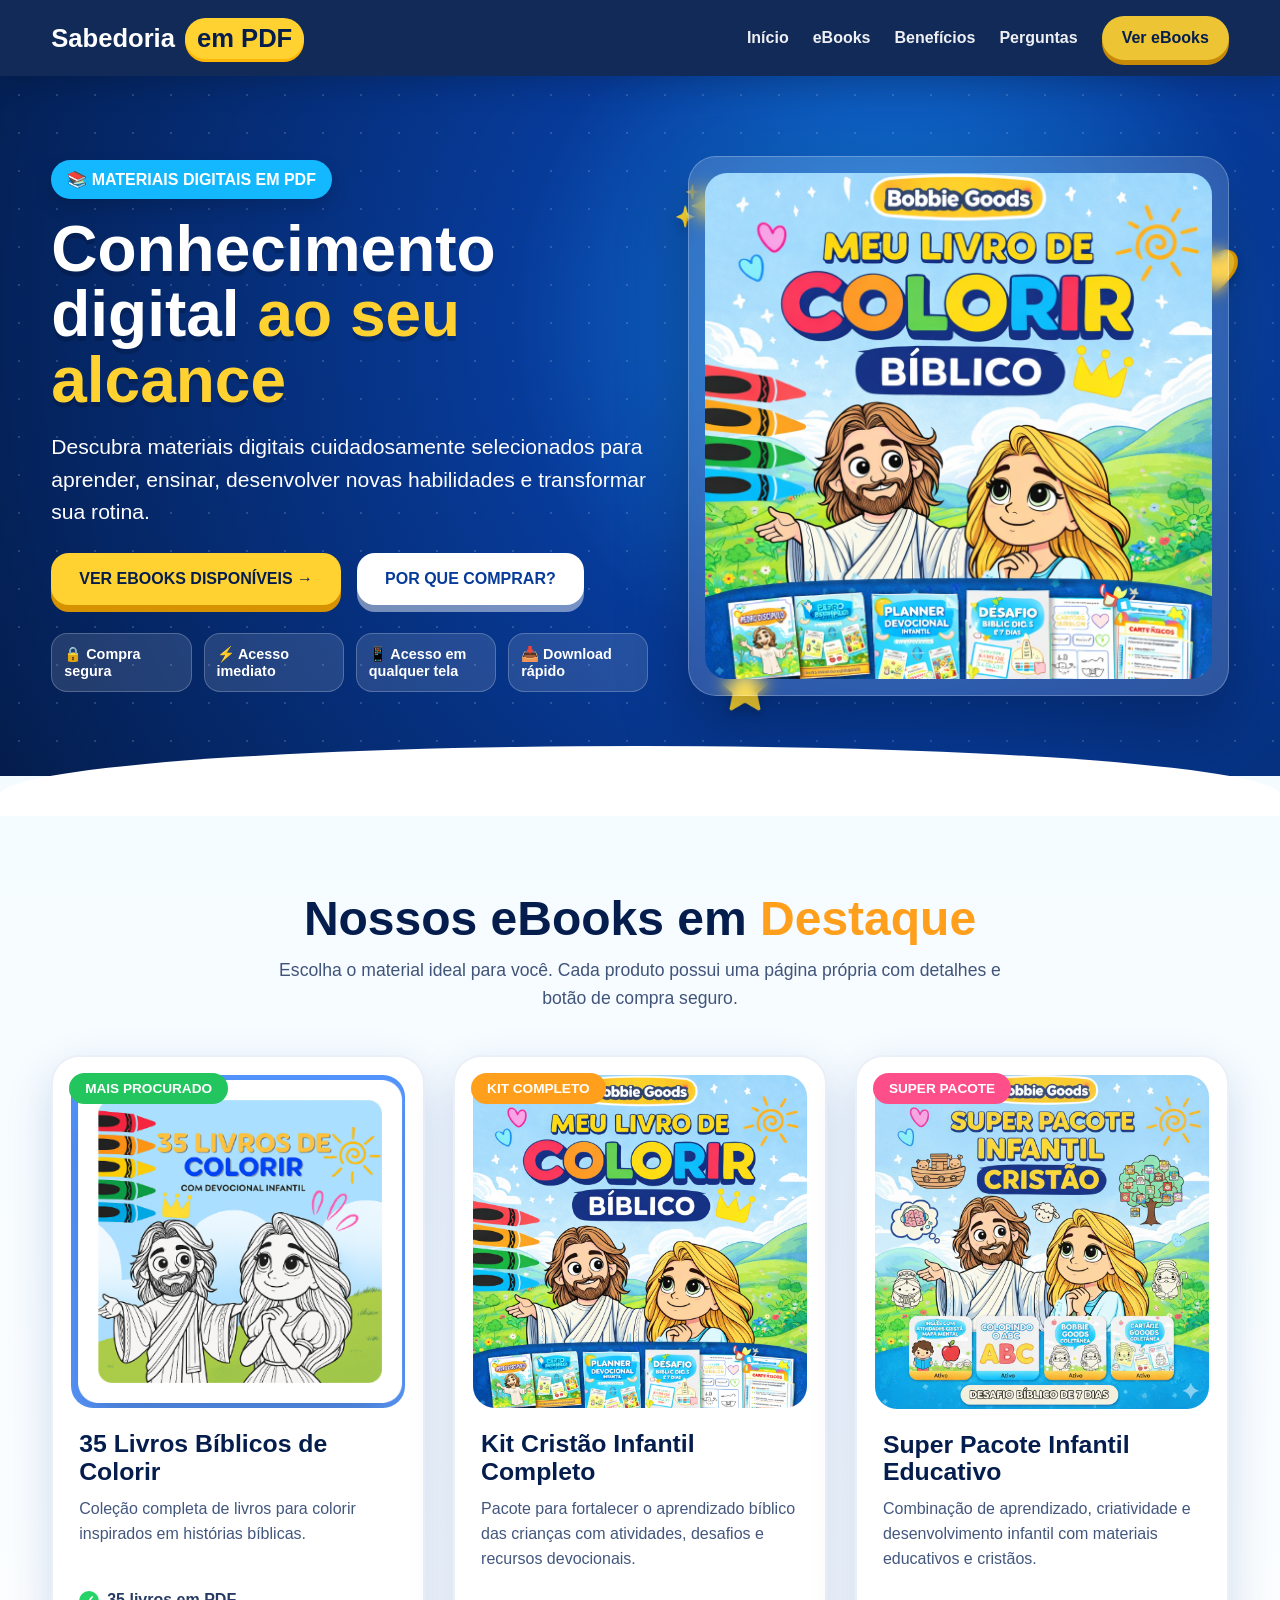
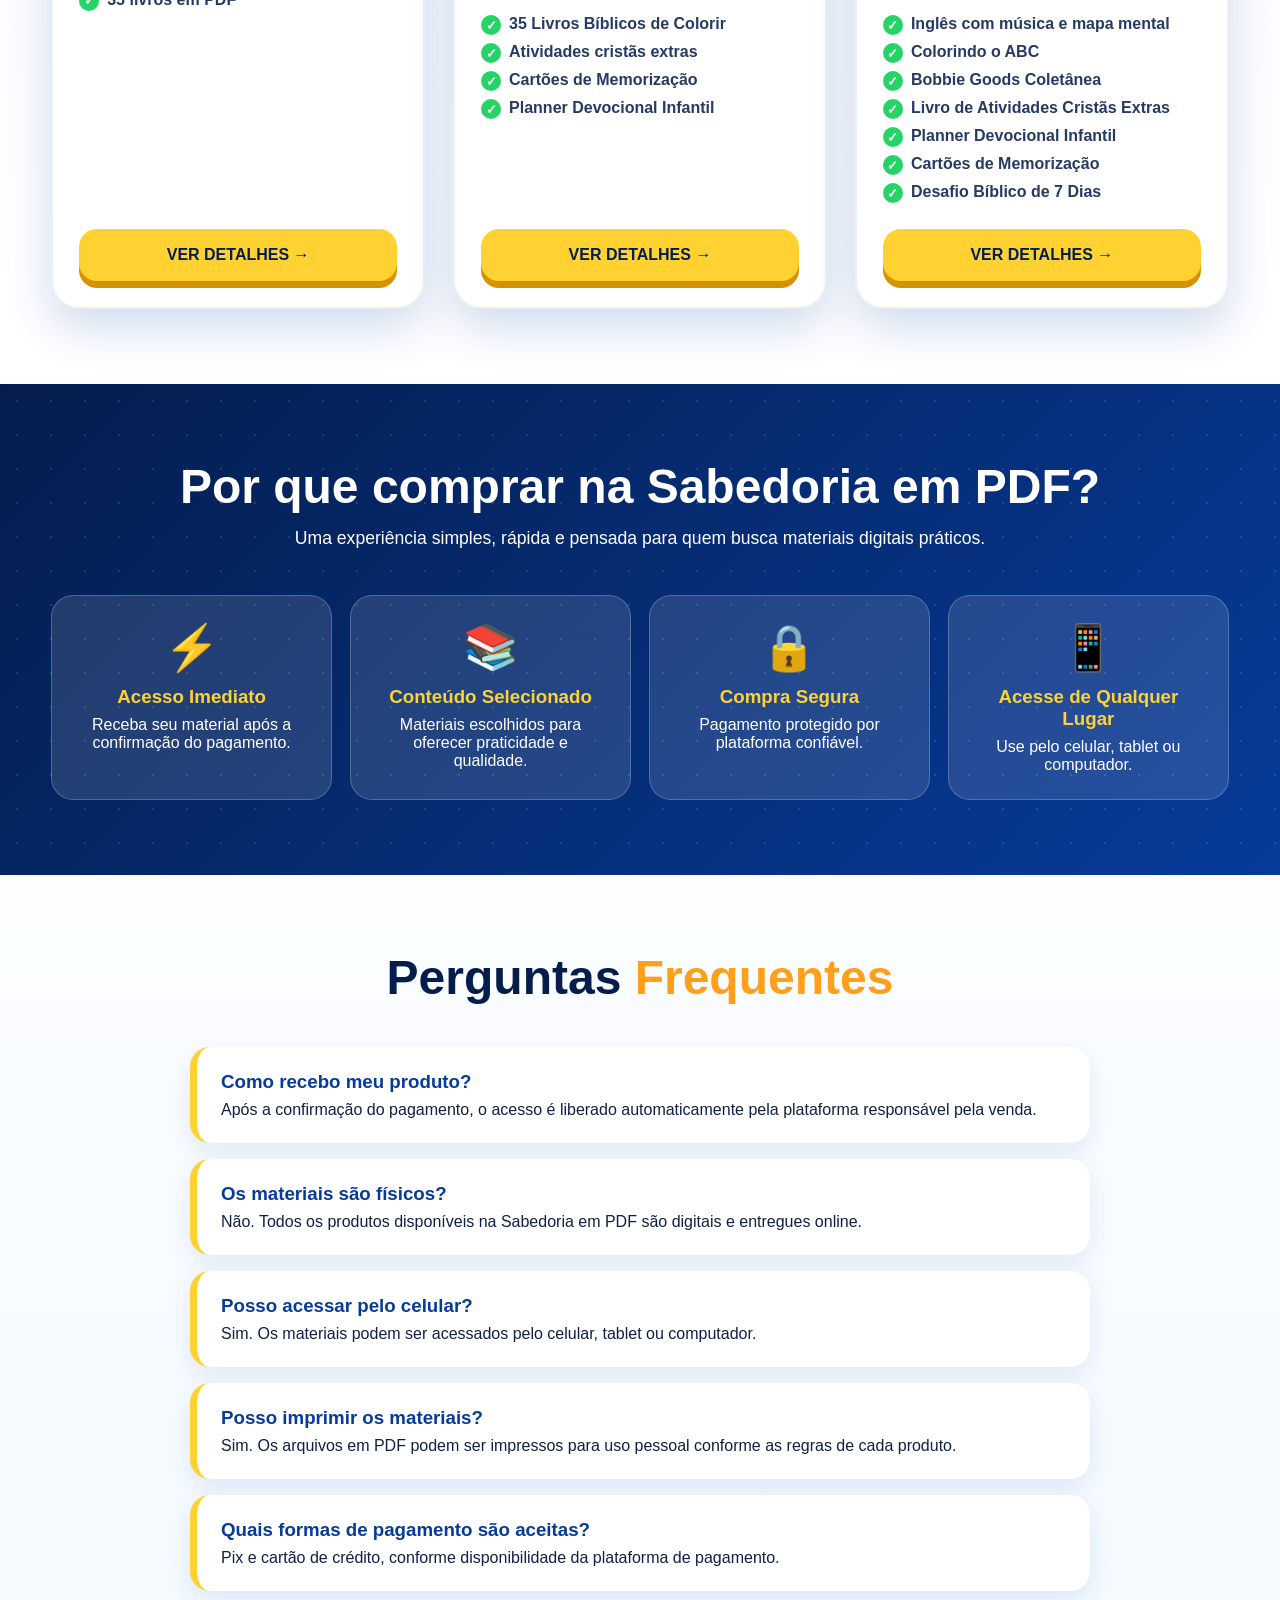
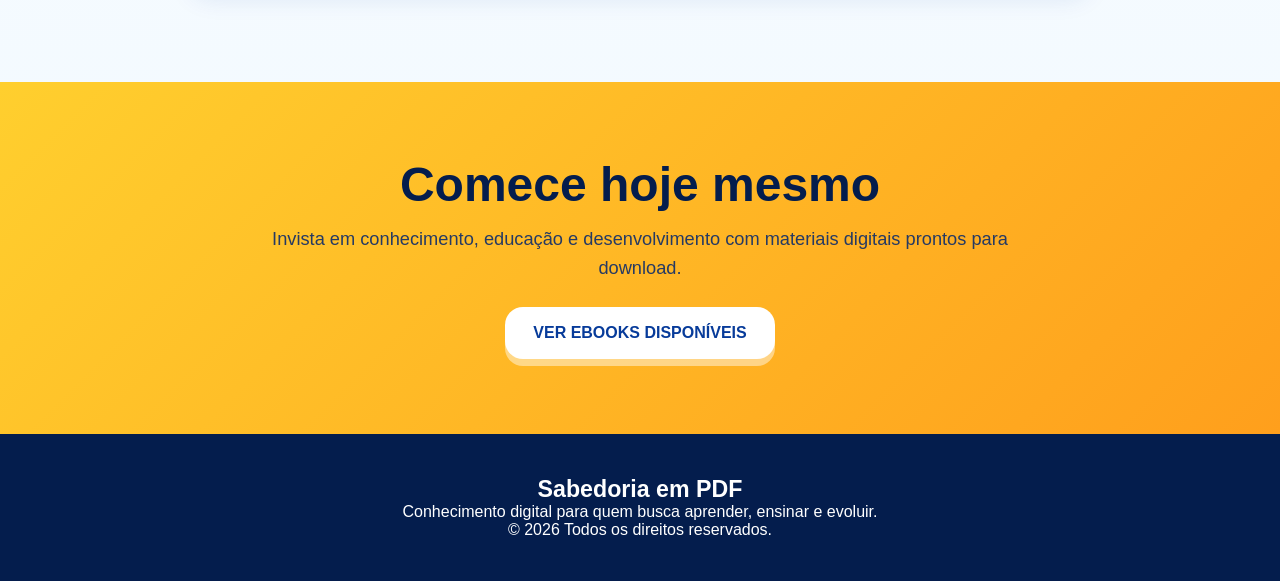
<file: index.html>
<!DOCTYPE html>
<html lang="pt-BR">
<head>
<meta charset="UTF-8">
<meta name="viewport" content="width=device-width, initial-scale=1.0">
<title>Sabedoria em PDF | eBooks Digitais</title>
<link rel="stylesheet" href="style.css">

<!-- Google tag (gtag.js) -->
<script async src="https://www.googletagmanager.com/gtag/js?id=AW-18219930544"></script>
<script>
  window.dataLayer = window.dataLayer || [];
  function gtag(){dataLayer.push(arguments);}
  gtag('js', new Date());

  gtag('config', 'AW-18219930544');
</script>

</head>
<body>
<header class="topbar">
  <div class="container nav">
    <a class="logo" href="index.html">Sabedoria <span>em PDF</span></a>
    <nav class="menu">
      <a href="#inicio">Início</a><a href="#produtos">eBooks</a><a href="#beneficios">Benefícios</a><a href="#faq">Perguntas</a>
      <a class="btn-top" href="#produtos">Ver eBooks</a>
    </nav>
  </div>
</header>

<section class="hero" id="inicio">
  <div class="container hero-wrap">
    <div>
      <div class="tag">📚 MATERIAIS DIGITAIS EM PDF</div>
      <h1>Conhecimento digital <strong>ao seu alcance</strong></h1>
      <p>Descubra materiais digitais cuidadosamente selecionados para aprender, ensinar, desenvolver novas habilidades e transformar sua rotina.</p>
      <div class="hero-actions">
        <a class="btn" href="#produtos">VER EBOOKS DISPONÍVEIS →</a>
        <a class="btn btn-sec" href="#beneficios">POR QUE COMPRAR?</a>
      </div>
      <div class="trust-mini">
        <div>🔒 Compra segura</div><div>⚡ Acesso imediato</div><div>📱 Acesso em qualquer tela</div><div>📥 Download rápido</div>
      </div>
    </div>
    <div class="hero-showcase">
      <span class="spark s1">✨</span><span class="spark s2">💛</span><span class="spark s3">⭐</span>
      <div class="hero-card"><img src="img/produto-kit-cristao.png" alt="Materiais digitais em PDF"></div>
    </div>
  </div>
</section>
<div class="wave"></div>

<section class="section" id="produtos">
  <div class="container">
    <div class="title">
      <h2>Nossos eBooks em <span>Destaque</span></h2>
      <p>Escolha o material ideal para você. Cada produto possui uma página própria com detalhes e botão de compra seguro.</p>
    </div>
    <div class="products-grid">
      <article class="product-card">
        <span class="label">MAIS PROCURADO</span>
        <a class="product-img" href="produto1.html"><img src="img/produto-35-livros.png" alt="35 Livros Bíblicos de Colorir"></a>
        <div class="product-content">
          <h3>35 Livros Bíblicos de Colorir</h3>
          <p>Coleção completa de livros para colorir inspirados em histórias bíblicas.</p>
          <ul class="checklist"><li>35 livros em PDF</li></ul>
          <a class="btn card-btn" href="produto1.html">VER DETALHES →</a>
        </div>
      </article>
      <article class="product-card">
        <span class="label orange">KIT COMPLETO</span>
        <a class="product-img" href="produto2.html"><img src="img/produto-kit-cristao.png" alt="Kit Cristão Infantil Completo"></a>
        <div class="product-content">
          <h3>Kit Cristão Infantil Completo</h3>
          <p>Pacote para fortalecer o aprendizado bíblico das crianças com atividades, desafios e recursos devocionais.</p>
          <ul class="checklist"><li>35 Livros Bíblicos de Colorir</li><li>Atividades cristãs extras</li><li>Cartões de Memorização</li> <li>Planner Devocional Infantil</li></ul>
          <a class="btn card-btn" href="produto2.html">VER DETALHES →</a>
        </div>
      </article>
      <article class="product-card">
        <span class="label pink">SUPER PACOTE</span>
        <a class="product-img" href="produto3.html"><img src="img/produto-super-pacote.jpg" alt="Super Pacote Infantil Educativo"></a>
        <div class="product-content">
          <h3>Super Pacote Infantil Educativo</h3>
          <p>Combinação de aprendizado, criatividade e desenvolvimento infantil com materiais educativos e cristãos.</p>
          <ul class="checklist"><li>Inglês com música e mapa mental</li><li>Colorindo o ABC</li><li>Bobbie Goods Coletânea</li> <li>Livro de Atividades Cristãs Extras</li><li>Planner Devocional Infantil</li> <li>Cartões de Memorização</li> <li>Desafio Bíblico de 7 Dias</li></ul>
          <a class="btn card-btn" href="produto3.html">VER DETALHES →</a>
        </div>
      </article>
    </div>
  </div>
</section>

<section class="section benefits" id="beneficios">
  <div class="container">
    <div class="title"><h2>Por que comprar na Sabedoria em PDF?</h2><p>Uma experiência simples, rápida e pensada para quem busca materiais digitais práticos.</p></div>
    <div class="benefit-grid">
      <div class="benefit"><div class="icon">⚡</div><h3>Acesso Imediato</h3><p>Receba seu material após a confirmação do pagamento.</p></div>
      <div class="benefit"><div class="icon">📚</div><h3>Conteúdo Selecionado</h3><p>Materiais escolhidos para oferecer praticidade e qualidade.</p></div>
      <div class="benefit"><div class="icon">🔒</div><h3>Compra Segura</h3><p>Pagamento protegido por plataforma confiável.</p></div>
      <div class="benefit"><div class="icon">📱</div><h3>Acesse de Qualquer Lugar</h3><p>Use pelo celular, tablet ou computador.</p></div>
    </div>
  </div>
</section>

<section class="section" id="faq">
  <div class="container">
    <div class="title"><h2>Perguntas <span>Frequentes</span></h2></div>
    <div class="faq">
      <div class="faq-item"><h3>Como recebo meu produto?</h3><p>Após a confirmação do pagamento, o acesso é liberado automaticamente pela plataforma responsável pela venda.</p></div>
      <div class="faq-item"><h3>Os materiais são físicos?</h3><p>Não. Todos os produtos disponíveis na Sabedoria em PDF são digitais e entregues online.</p></div>
      <div class="faq-item"><h3>Posso acessar pelo celular?</h3><p>Sim. Os materiais podem ser acessados pelo celular, tablet ou computador.</p></div>
      <div class="faq-item"><h3>Posso imprimir os materiais?</h3><p>Sim. Os arquivos em PDF podem ser impressos para uso pessoal conforme as regras de cada produto.</p></div>
      <div class="faq-item"><h3>Quais formas de pagamento são aceitas?</h3><p>Pix e cartão de crédito, conforme disponibilidade da plataforma de pagamento.</p></div>
    </div>
  </div>
</section>

<section class="section cta">
  <div class="container"><h2>Comece hoje mesmo</h2><p>Invista em conhecimento, educação e desenvolvimento com materiais digitais prontos para download.</p><a class="btn btn-sec" href="#produtos">VER EBOOKS DISPONÍVEIS</a></div>
</section>
<footer class="footer"><div class="container"><strong>Sabedoria em PDF</strong><p>Conhecimento digital para quem busca aprender, ensinar e evoluir.</p><p>© 2026 Todos os direitos reservados.</p></div></footer>
</body>
</html>
</file>
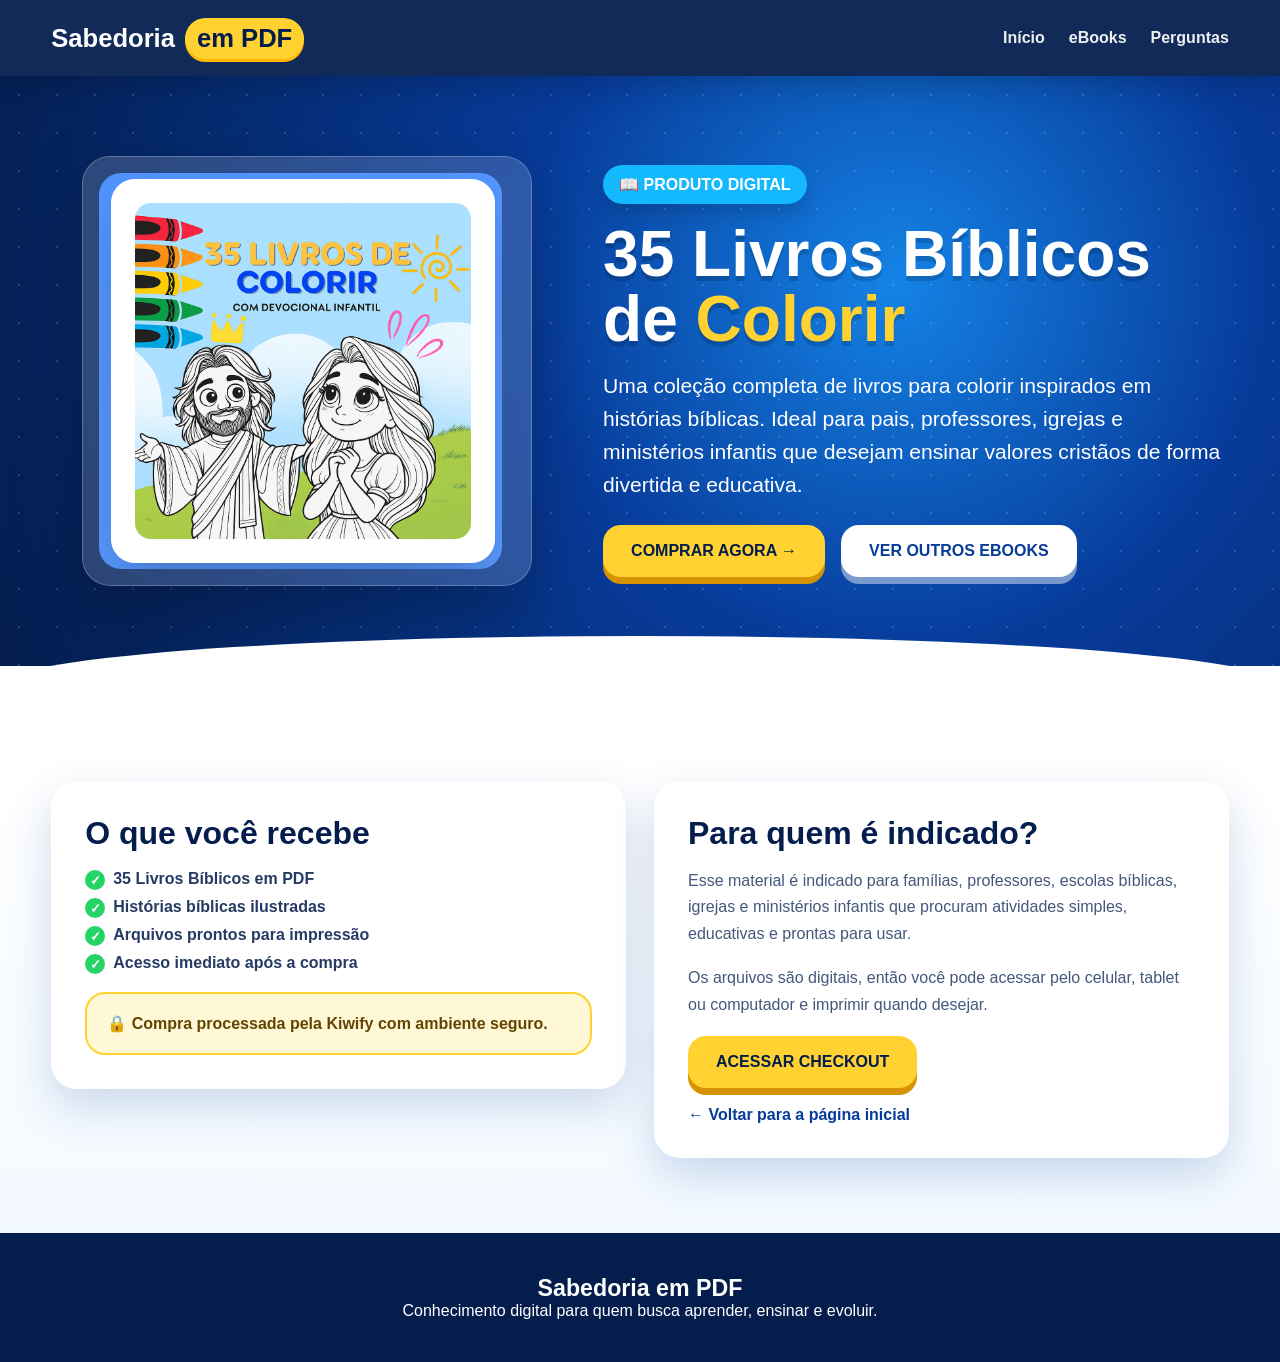
<file: Colorir.html>
<!DOCTYPE html>
<html lang="pt-BR">
    <head>
        <meta charset="UTF-8">
        <meta name="viewport" content="width=device-width, initial-scale=1.0">
        <title>35 Livros Bíblicos de Colorir | Sabedoria em PDF</title>
        <link rel="stylesheet" href="style.css">

<!-- Google tag (gtag.js) -->
<script async src="https://www.googletagmanager.com/gtag/js?id=AW-18219930544"></script>
<script>
  window.dataLayer = window.dataLayer || [];
  function gtag(){dataLayer.push(arguments);}
  gtag('js', new Date());

  gtag('config', 'AW-18219930544');
</script>

</head>
<body class="product-page">
<header class="topbar"><div class="container nav"><a class="logo" href="index.html">Sabedoria <span>em PDF</span></a><nav class="menu"><a href="index.html">Início</a><a href="index.html#produtos">eBooks</a><a href="index.html#faq">Perguntas</a></nav></div></header>
<section class="hero"><div class="container hero-wrap"><div class="hero-showcase"><div class="hero-card"><img src="img/produto-35-livros.png" alt="35 Livros Bíblicos de Colorir"></div></div><div><div class="tag">📖 PRODUTO DIGITAL</div><h1>35 Livros Bíblicos de <strong>Colorir</strong></h1><p>Uma coleção completa de livros para colorir inspirados em histórias bíblicas. Ideal para pais, professores, igrejas e ministérios infantis que desejam ensinar valores cristãos de forma divertida e educativa.</p><div class="hero-actions"><a class="btn" target="_blank" href="https://pay.kiwify.com.br/Tq3BulV?afid=9GrXIo6b">COMPRAR AGORA →</a><a class="btn btn-sec" href="index.html#produtos">VER OUTROS EBOOKS</a></div></div></div></section><div class="wave"></div>
<section class="section"><div class="container details"><div class="detail-box"><h2>O que você recebe</h2><ul class="checklist"><li>35 Livros Bíblicos em PDF</li><li>Histórias bíblicas ilustradas</li><li>Arquivos prontos para impressão</li><li>Acesso imediato após a compra</li></ul><div class="notice">🔒 Compra processada pela Kiwify com ambiente seguro.</div></div><div class="detail-box"><h2>Para quem é indicado?</h2><p>Esse material é indicado para famílias, professores, escolas bíblicas, igrejas e ministérios infantis que procuram atividades simples, educativas e prontas para usar.</p><p>Os arquivos são digitais, então você pode acessar pelo celular, tablet ou computador e imprimir quando desejar.</p><a class="btn" target="_blank" href="https://pay.kiwify.com.br/Tq3BulV?afid=9GrXIo6b">ACESSAR CHECKOUT</a><br><a class="back" href="index.html">← Voltar para a página inicial</a></div></div></section>
<footer class="footer"><div class="container"><strong>Sabedoria em PDF</strong><p>Conhecimento digital para quem busca aprender, ensinar e evoluir.</p></div></footer></body></html>
</file>
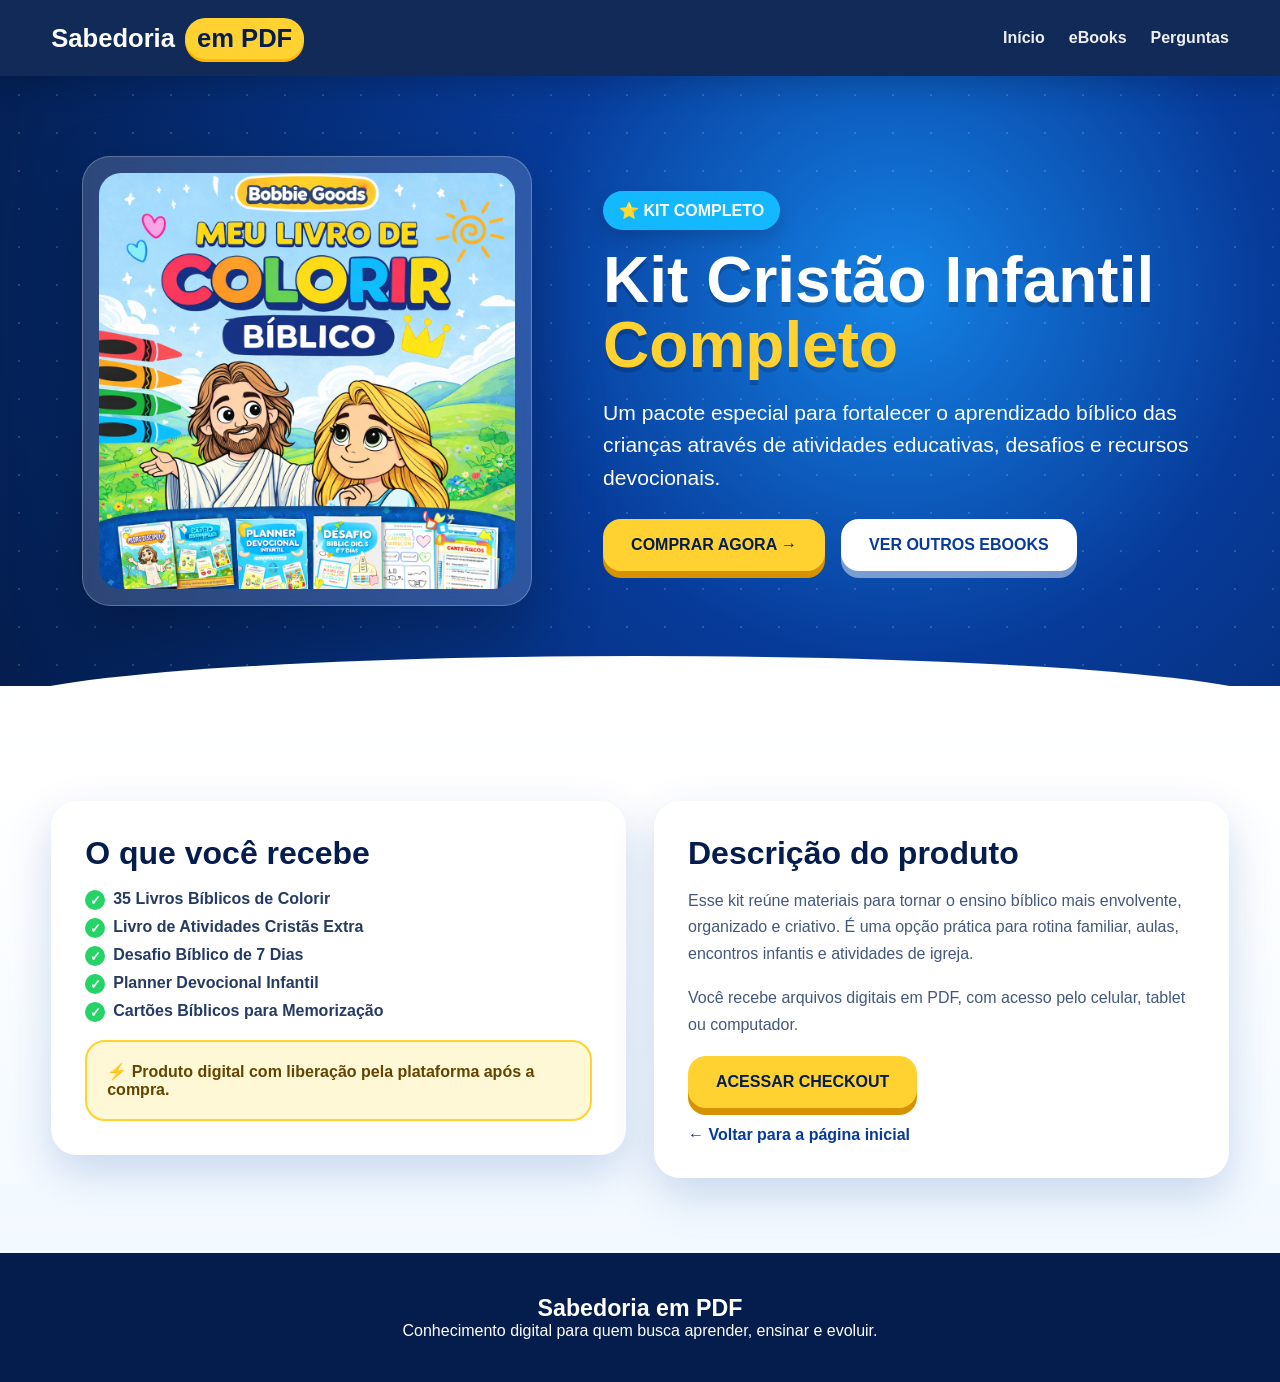
<file: Kit Cristão Infantil Completo.html>
<!DOCTYPE html>
<html lang="pt-BR">
    <head>
        <meta charset="UTF-8">
        <meta name="viewport" content="width=device-width, initial-scale=1.0">
        <title>Kit Cristão Infantil Completo | Sabedoria em PDF</title>
        <link rel="stylesheet" href="style.css">

<!-- Google tag (gtag.js) -->
<script async src="https://www.googletagmanager.com/gtag/js?id=AW-18219930544"></script>
<script>
  window.dataLayer = window.dataLayer || [];
  function gtag(){dataLayer.push(arguments);}
  gtag('js', new Date());

  gtag('config', 'AW-18219930544');
</script>


    </head>
    
    <body class="product-page">
<header class="topbar"><div class="container nav"><a class="logo" href="index.html">Sabedoria <span>em PDF</span></a><nav class="menu"><a href="index.html">Início</a><a href="index.html#produtos">eBooks</a><a href="index.html#faq">Perguntas</a></nav></div></header>
<section class="hero"><div class="container hero-wrap"><div class="hero-showcase"><div class="hero-card"><img src="img/produto-kit-cristao.png" alt="Kit Cristão Infantil Completo"></div></div><div><div class="tag">⭐ KIT COMPLETO</div><h1>Kit Cristão Infantil <strong>Completo</strong></h1><p>Um pacote especial para fortalecer o aprendizado bíblico das crianças através de atividades educativas, desafios e recursos devocionais.</p><div class="hero-actions"><a class="btn" target="_blank" href="https://pay.kiwify.com.br/7785nzh?afid=QFrmmrNp">COMPRAR AGORA →</a><a class="btn btn-sec" href="index.html#produtos">VER OUTROS EBOOKS</a></div></div></div></section><div class="wave"></div>
<section class="section"><div class="container details"><div class="detail-box"><h2>O que você recebe</h2><ul class="checklist"><li>35 Livros Bíblicos de Colorir</li><li>Livro de Atividades Cristãs Extra</li><li>Desafio Bíblico de 7 Dias</li><li>Planner Devocional Infantil</li><li>Cartões Bíblicos para Memorização</li></ul><div class="notice">⚡ Produto digital com liberação pela plataforma após a compra.</div></div><div class="detail-box"><h2>Descrição do produto</h2><p>Esse kit reúne materiais para tornar o ensino bíblico mais envolvente, organizado e criativo. É uma opção prática para rotina familiar, aulas, encontros infantis e atividades de igreja.</p><p>Você recebe arquivos digitais em PDF, com acesso pelo celular, tablet ou computador.</p><a class="btn" target="_blank" href="https://pay.kiwify.com.br/7785nzh?afid=QFrmmrNp">ACESSAR CHECKOUT</a><br><a class="back" href="index.html">← Voltar para a página inicial</a></div></div></section>
<footer class="footer"><div class="container"><strong>Sabedoria em PDF</strong><p>Conhecimento digital para quem busca aprender, ensinar e evoluir.</p></div></footer></body></html>
</file>
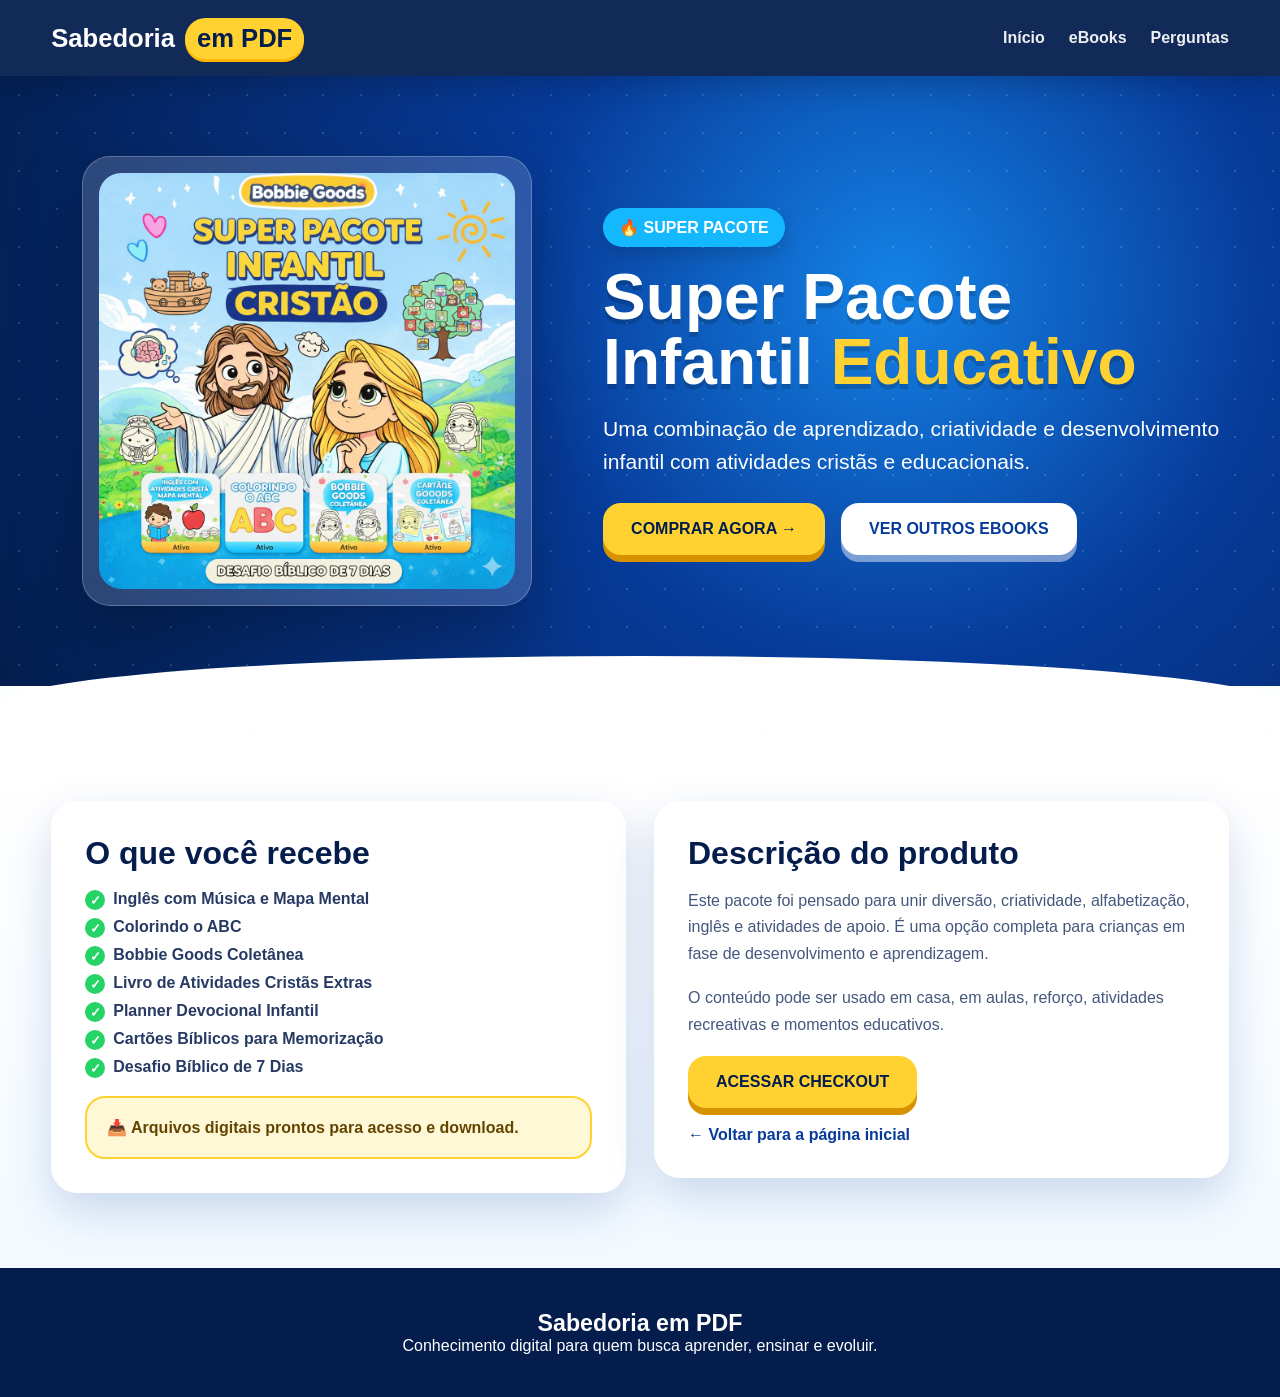
<file: produto3.html>
<!DOCTYPE html>
<html lang="pt-BR">
    <head>
        <meta charset="UTF-8">
        <meta name="viewport" content="width=device-width, initial-scale=1.0">
        <title>Super Pacote Infantil Educativo | Sabedoria em PDF</title>
        <link rel="stylesheet" href="style.css">

<!-- Google tag (gtag.js) -->
<script async src="https://www.googletagmanager.com/gtag/js?id=AW-18219930544"></script>
<script>
  window.dataLayer = window.dataLayer || [];
  function gtag(){dataLayer.push(arguments);}
  gtag('js', new Date());

  gtag('config', 'AW-18219930544');
</script>


    </head>
        <body class="product-page">
<header class="topbar"><div class="container nav"><a class="logo" href="index.html">Sabedoria <span>em PDF</span></a><nav class="menu"><a href="index.html">Início</a><a href="index.html#produtos">eBooks</a><a href="index.html#faq">Perguntas</a></nav></div></header>
<section class="hero"><div class="container hero-wrap"><div class="hero-showcase"><div class="hero-card"><img src="img/produto-super-pacote.jpg" alt="Super Pacote Infantil Educativo"></div></div><div><div class="tag">🔥 SUPER PACOTE</div><h1>Super Pacote Infantil <strong>Educativo</strong></h1><p>Uma combinação de aprendizado, criatividade e desenvolvimento infantil com atividades cristãs e educacionais.</p><div class="hero-actions"><a class="btn" target="_blank" href="https://pay.kiwify.com.br/Q95ECAt?afid=p8Q4DBPU">COMPRAR AGORA →</a><a class="btn btn-sec" href="index.html#produtos">VER OUTROS EBOOKS</a></div></div></div></section><div class="wave"></div>
<section class="section"><div class="container details"><div class="detail-box"><h2>O que você recebe</h2><ul class="checklist"><li>Inglês com Música e Mapa Mental</li><li>Colorindo o ABC</li><li>Bobbie Goods Coletânea</li><li>Livro de Atividades Cristãs Extras</li><li>Planner Devocional Infantil</li><li>Cartões Bíblicos para Memorização</li><li>Desafio Bíblico de 7 Dias</li></ul><div class="notice">📥 Arquivos digitais prontos para acesso e download.</div></div><div class="detail-box"><h2>Descrição do produto</h2><p>Este pacote foi pensado para unir diversão, criatividade, alfabetização, inglês e atividades de apoio. É uma opção completa para crianças em fase de desenvolvimento e aprendizagem.</p><p>O conteúdo pode ser usado em casa, em aulas, reforço, atividades recreativas e momentos educativos.</p><a class="btn" target="_blank" href="https://pay.kiwify.com.br/Q95ECAt?afid=p8Q4DBPU">ACESSAR CHECKOUT</a><br><a class="back" href="index.html">← Voltar para a página inicial</a></div></div></section>
<footer class="footer"><div class="container"><strong>Sabedoria em PDF</strong><p>Conhecimento digital para quem busca aprender, ensinar e evoluir.</p></div></footer></body></html>
</file>
<file: style.css>
:root {
  --azul: #073b9a;
  --azul-escuro: #041d4d;
  --azul-claro: #eaf6ff;
  --amarelo: #ffd231;
  --laranja: #ff9f1c;
  --rosa: #ff4f8b;
  --verde: #22c55e;
  --texto: #102044;
  --branco: #ffffff;
  --sombra: 0 18px 45px rgba(7, 59, 154, .18);
}

* {
  margin: 0;
  padding: 0;
  box-sizing: border-box;
  font-family: Arial, Helvetica, sans-serif;
}

html {
  scroll-behavior: smooth;
}

body {
  background: linear-gradient(180deg, #eef9ff 0%, #fff 55%, #eff8ff 100%);
  color: var(--texto);
  overflow-x: hidden;
}

a {
  text-decoration: none;
  color: inherit;
}

img {
  max-width: 100%;
  display: block;
}

.container {
  width: min(1180px, 92%);
  margin: auto;
}

/* TOPO */

.topbar {
  position: sticky;
  top: 0;
  z-index: 99;
  background: rgba(4, 29, 77, .94);
  backdrop-filter: blur(12px);
  box-shadow: 0 8px 30px rgba(0, 0, 0, .18);
}

.nav {
  min-height: 76px;
  display: flex;
  align-items: center;
  justify-content: space-between;
  gap: 18px;
}

.logo {
  display: flex;
  align-items: center;
  gap: 10px;
  font-weight: 900;
  color: #fff;
  font-size: 1.6rem;
}

.logo span {
  background: var(--amarelo);
  color: var(--azul-escuro);
  padding: 6px 12px;
  border-radius: 999px;
  box-shadow: 0 3px 0 #ffb703;
}

.menu {
  display: flex;
  gap: 24px;
  align-items: center;
}

.menu a {
  color: #fff;
  font-weight: 700;
  opacity: .92;
}

.menu a:hover {
  color: var(--amarelo);
}

.btn-top {
  background: var(--amarelo);
  color: var(--azul-escuro) !important;
  padding: 13px 20px;
  border-radius: 999px;
  box-shadow: 0 5px 0 #d69200;
  transition: .25s;
}

.btn-top:hover {
  transform: translateY(-3px);
}

/* HERO */

.hero {
  position: relative;
  background: radial-gradient(circle at 70% 35%, #1483e6 0%, #073b9a 38%, #041d4d 100%);
  color: #fff;
  overflow: hidden;
}

.hero::before {
  content: "";
  position: absolute;
  inset: 0;
  background-image: radial-gradient(#fff 1.2px, transparent 1.2px);
  background-size: 38px 38px;
  opacity: .15;
}

.hero-wrap {
  position: relative;
  display: grid;
  grid-template-columns: 1.05fr .95fr;
  align-items: center;
  gap: 40px;
  padding: 80px 0;
}

.tag {
  display: inline-flex;
  align-items: center;
  gap: 8px;
  background: #14b8ff;
  padding: 10px 16px;
  border-radius: 999px;
  font-weight: 900;
  box-shadow: 0 8px 18px rgba(0, 0, 0, .15);
  margin-bottom: 18px;
}

.hero h1 {
  font-size: clamp(2.2rem, 5vw, 4.7rem);
  line-height: 1.02;
  margin-bottom: 18px;
  text-shadow: 0 5px 0 rgba(0, 0, 0, .16);
}

.hero h1 strong {
  color: var(--amarelo);
}

.hero p {
  font-size: clamp(1.05rem, 2vw, 1.32rem);
  line-height: 1.55;
  max-width: 650px;
  margin-bottom: 24px;
}

.hero-actions {
  display: flex;
  flex-wrap: wrap;
  gap: 16px;
  align-items: center;
}

/* BOTÕES */

.btn {
  display: inline-flex;
  align-items: center;
  justify-content: center;
  gap: 10px;
  background: var(--amarelo);
  color: var(--azul-escuro);
  font-weight: 900;
  padding: 17px 28px;
  border-radius: 18px;
  box-shadow: 0 7px 0 #d69200;
  transition: .25s;
  text-align: center;
}

.btn:hover {
  transform: translateY(-4px) scale(1.02);
}

.btn-sec {
  background: #fff;
  color: var(--azul);
  box-shadow: 0 7px 0 rgba(255, 255, 255, .45);
}

/* MINI BENEFÍCIOS HERO */

.trust-mini {
  display: grid;
  grid-template-columns: repeat(4, 1fr);
  gap: 12px;
  margin-top: 28px;
}

.trust-mini div {
  background: rgba(255, 255, 255, .12);
  border: 1px solid rgba(255, 255, 255, .22);
  border-radius: 16px;
  padding: 12px;
  font-weight: 800;
  font-size: .9rem;
}

/* HERO IMAGE */

.hero-showcase {
  position: relative;
  animation: float 4s ease-in-out infinite;
}

.hero-card {
  background: rgba(255, 255, 255, .16);
  border: 1px solid rgba(255, 255, 255, .24);
  padding: 16px;
  border-radius: 28px;
  box-shadow: 0 30px 70px rgba(0, 0, 0, .28);
  backdrop-filter: blur(8px);
}

.hero-card img {
  border-radius: 22px;
  aspect-ratio: 1 / 1;
  object-fit: cover;
}

.spark {
  position: absolute;
  font-size: 2.7rem;
  filter: drop-shadow(0 5px 5px rgba(0, 0, 0, .2));
  animation: pulse 2s infinite;
}

.spark.s1 {
  left: -15px;
  top: 25px;
}

.spark.s2 {
  right: -12px;
  top: 90px;
}

.spark.s3 {
  left: 30px;
  bottom: -18px;
}

.wave {
  height: 70px;
  background: #fff;
  border-radius: 50% 50% 0 0 / 70% 70% 0 0;
  margin-top: -30px;
  position: relative;
  z-index: 2;
}

/* SEÇÕES */

.section {
  padding: 75px 0;
}

.title {
  text-align: center;
  margin-bottom: 42px;
}

.title h2 {
  font-size: clamp(2rem, 4vw, 3rem);
  color: var(--azul-escuro);
  margin-bottom: 10px;
}

.title h2 span {
  color: var(--laranja);
}

.title p {
  font-size: 1.1rem;
  color: #41547a;
  max-width: 760px;
  margin: auto;
  line-height: 1.6;
}

/* PRODUTOS */

.products-grid {
  display: grid;
  grid-template-columns: repeat(3, 1fr);
  gap: 28px;
  align-items: stretch;
}

.product-card {
  background: #fff;
  border-radius: 28px;
  padding: 18px;
  box-shadow: var(--sombra);
  transition: .3s;
  position: relative;
  overflow: hidden;
  border: 2px solid rgba(7, 59, 154, .08);
  animation: fadeUp .7s both;

  display: flex;
  flex-direction: column;
  height: 100%;
}

.product-card:nth-child(2) {
  animation-delay: .12s;
}

.product-card:nth-child(3) {
  animation-delay: .24s;
}

.product-card:hover {
  transform: translateY(-10px);
  box-shadow: 0 25px 60px rgba(7, 59, 154, .25);
}

.label {
  position: absolute;
  top: 16px;
  left: 16px;
  z-index: 2;
  background: var(--verde);
  color: #fff;
  font-weight: 900;
  padding: 8px 16px;
  border-radius: 999px;
  font-size: .85rem;
}

.label.orange {
  background: var(--laranja);
}

.label.pink {
  background: var(--rosa);
}

.product-img {
  border-radius: 22px;
  overflow: hidden;
  background: #dff5ff;
}

.product-img img {
  width: 100%;
  aspect-ratio: 1 / 1;
  object-fit: cover;
  transition: .45s;
}

.product-card:hover .product-img img {
  transform: scale(1.06);
}

.product-content {
  padding: 22px 8px 8px;

  display: flex;
  flex-direction: column;
  flex: 1;
}

.product-content h3 {
  font-size: 1.55rem;
  line-height: 1.1;
  color: var(--azul-escuro);
  margin-bottom: 12px;
}

.product-content p {
  color: #43577e;
  line-height: 1.55;
  margin-bottom: 16px;
}

.checklist {
  list-style: none;
  margin: 18px 0;
  flex: 1;
}

.checklist li {
  margin: 10px 0;
  padding-left: 28px;
  position: relative;
  font-weight: 700;
  color: #263a63;
}

.checklist li::before {
  content: "✓";
  position: absolute;
  left: 0;
  top: 0;
  background: #25d366;
  color: #fff;
  width: 20px;
  height: 20px;
  border-radius: 50%;
  display: grid;
  place-items: center;
  font-size: .8rem;
}

.card-btn {
  width: 100%;
  margin-top: auto;
}

/* BENEFÍCIOS */

.benefits {
  background: linear-gradient(135deg, #041d4d, #073b9a);
  color: #fff;
  position: relative;
  overflow: hidden;
}

.benefits::before {
  content: "";
  position: absolute;
  inset: 0;
  background-image: radial-gradient(#fff 1px, transparent 1px);
  background-size: 34px 34px;
  opacity: .12;
}

.benefits .container {
  position: relative;
}

.benefits .title h2,
.benefits .title p {
  color: #fff;
}

.benefit-grid {
  display: grid;
  grid-template-columns: repeat(4, 1fr);
  gap: 18px;
}

.benefit {
  background: rgba(255, 255, 255, .12);
  border: 1px solid rgba(255, 255, 255, .22);
  border-radius: 22px;
  padding: 25px;
  text-align: center;
  transition: .25s;
}

.benefit:hover {
  transform: translateY(-7px);
  background: rgba(255, 255, 255, .18);
}

.benefit .icon {
  font-size: 2.8rem;
  margin-bottom: 12px;
}

.benefit h3 {
  color: var(--amarelo);
  margin-bottom: 8px;
}

/* FAQ */

.faq {
  max-width: 900px;
  margin: auto;
}

.faq-item {
  background: #fff;
  border-radius: 20px;
  margin-bottom: 16px;
  padding: 24px;
  box-shadow: 0 8px 25px rgba(7, 59, 154, .10);
  border-left: 7px solid var(--amarelo);
}

.faq-item h3 {
  color: var(--azul);
  margin-bottom: 8px;
}

/* CTA */

.cta {
  background: linear-gradient(135deg, #ffcf2e, #ff9f1c);
  text-align: center;
}

.cta h2 {
  font-size: clamp(2rem, 4vw, 3rem);
  color: var(--azul-escuro);
  margin-bottom: 12px;
}

.cta p {
  max-width: 780px;
  margin: 0 auto 25px;
  color: #263a63;
  font-size: 1.14rem;
  line-height: 1.6;
}

/* FOOTER */

.footer {
  background: #041d4d;
  color: #fff;
  padding: 42px 0;
  text-align: center;
}

.footer strong {
  font-size: 1.45rem;
}

/* WHATSAPP */

.whats {
  position: fixed;
  right: 18px;
  bottom: 18px;
  background: #25d366;
  color: #fff;
  font-weight: 900;
  padding: 15px 19px;
  border-radius: 999px;
  box-shadow: 0 10px 30px rgba(0, 0, 0, .25);
  z-index: 100;
  display: flex;
  gap: 8px;
  align-items: center;
  animation: pulse 2s infinite;
}

/* PÁGINAS DE PRODUTO */

.product-page .hero-wrap {
  grid-template-columns: .9fr 1.1fr;
}

.product-page .hero-card {
  max-width: 450px;
  margin: auto;
}

.details {
  display: grid;
  grid-template-columns: 1fr 1fr;
  gap: 28px;
  align-items: start;
}

.detail-box {
  background: #fff;
  border-radius: 26px;
  padding: 34px;
  box-shadow: var(--sombra);
}

.detail-box h2 {
  font-size: 2rem;
  color: var(--azul-escuro);
  margin-bottom: 16px;
}

.detail-box p {
  line-height: 1.65;
  color: #44577c;
  margin-bottom: 18px;
}

.notice {
  background: #fff8d6;
  border: 2px solid #ffd231;
  border-radius: 20px;
  padding: 20px;
  margin-top: 20px;
  font-weight: 800;
  color: #634400;
}

.back {
  display: inline-flex;
  margin-top: 18px;
  color: var(--azul);
  font-weight: 900;
}

/* ANIMAÇÕES */

@keyframes float {
  0%, 100% {
    transform: translateY(0);
  }

  50% {
    transform: translateY(-14px);
  }
}

@keyframes pulse {
  0%, 100% {
    transform: scale(1);
  }

  50% {
    transform: scale(1.05);
  }
}

@keyframes fadeUp {
  from {
    opacity: 0;
    transform: translateY(25px);
  }

  to {
    opacity: 1;
    transform: translateY(0);
  }
}

/* RESPONSIVO */

@media (max-width: 1000px) {
  .hero-wrap,
  .details {
    grid-template-columns: 1fr;
  }

  .hero-showcase {
    max-width: 560px;
    margin: auto;
  }

  .products-grid,
  .benefit-grid {
    grid-template-columns: repeat(2, 1fr);
  }

  .trust-mini {
    grid-template-columns: repeat(2, 1fr);
  }
}

@media (max-width: 720px) {
  .nav {
    justify-content: center;
  }

  .menu {
    width: 100%;
    justify-content: center;
    gap: 12px;
    flex-wrap: wrap;
  }

  .menu a {
    font-size: .92rem;
  }

  .btn-top {
    display: none;
  }

  .hero-wrap {
    padding: 54px 0;
  }

  .hero-actions .btn {
    width: 100%;
  }

  .trust-mini,
  .products-grid,
  .benefit-grid {
    grid-template-columns: 1fr;
  }

  .section {
    padding: 55px 0;
  }

  .product-card {
    border-radius: 22px;
  }

  .whats {
    right: 12px;
    bottom: 12px;
    padding: 13px 15px;
    font-size: .9rem;
  }

  .topbar {
    position: relative;
  }
}

@media (max-width: 420px) {
  .logo {
    font-size: 1.25rem;
  }

  .logo span {
    padding: 5px 8px;
  }

  .menu a {
    font-size: .85rem;
  }

  .hero h1 {
    font-size: 2.05rem;
  }

  .product-content h3 {
    font-size: 1.32rem;
  }

  .detail-box {
    padding: 24px;
  }

  .btn {
    padding: 15px 18px;
  }

  .trust-mini div {
    font-size: .82rem;
  }
}
</file>
